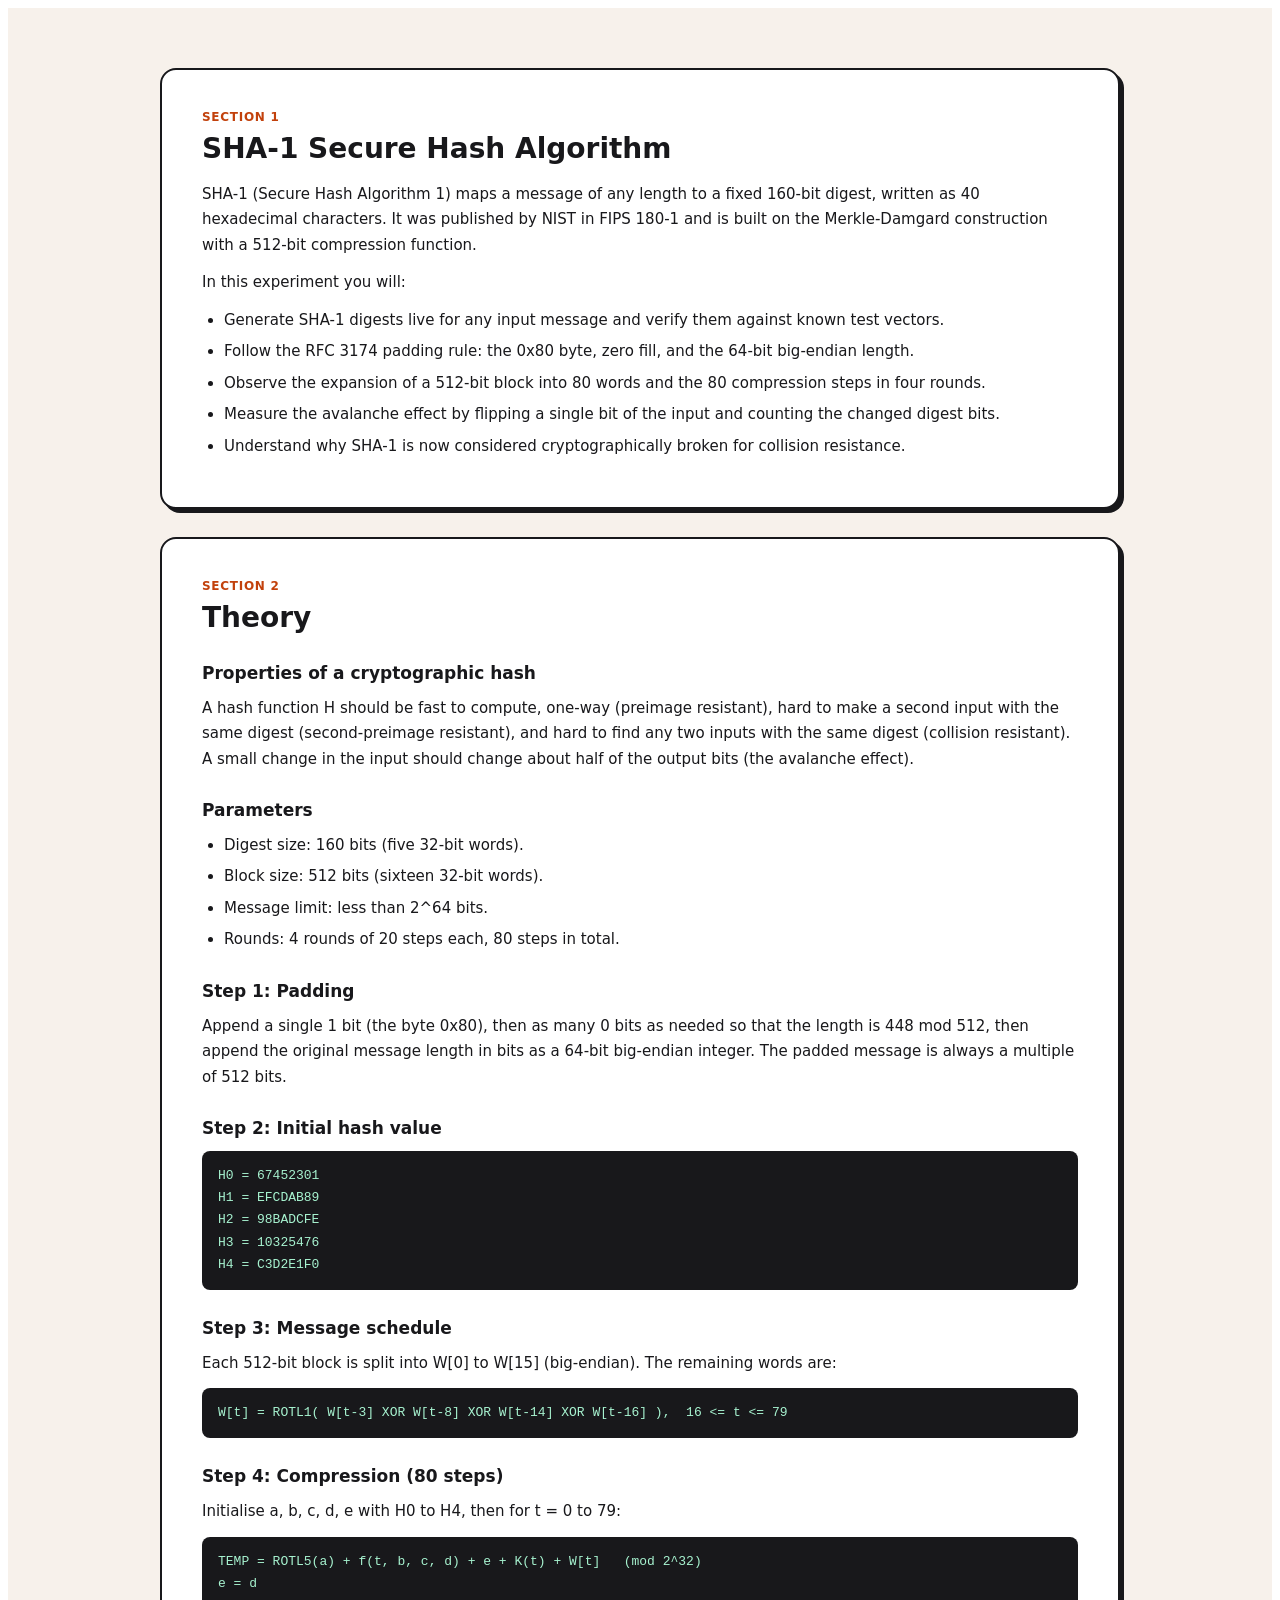
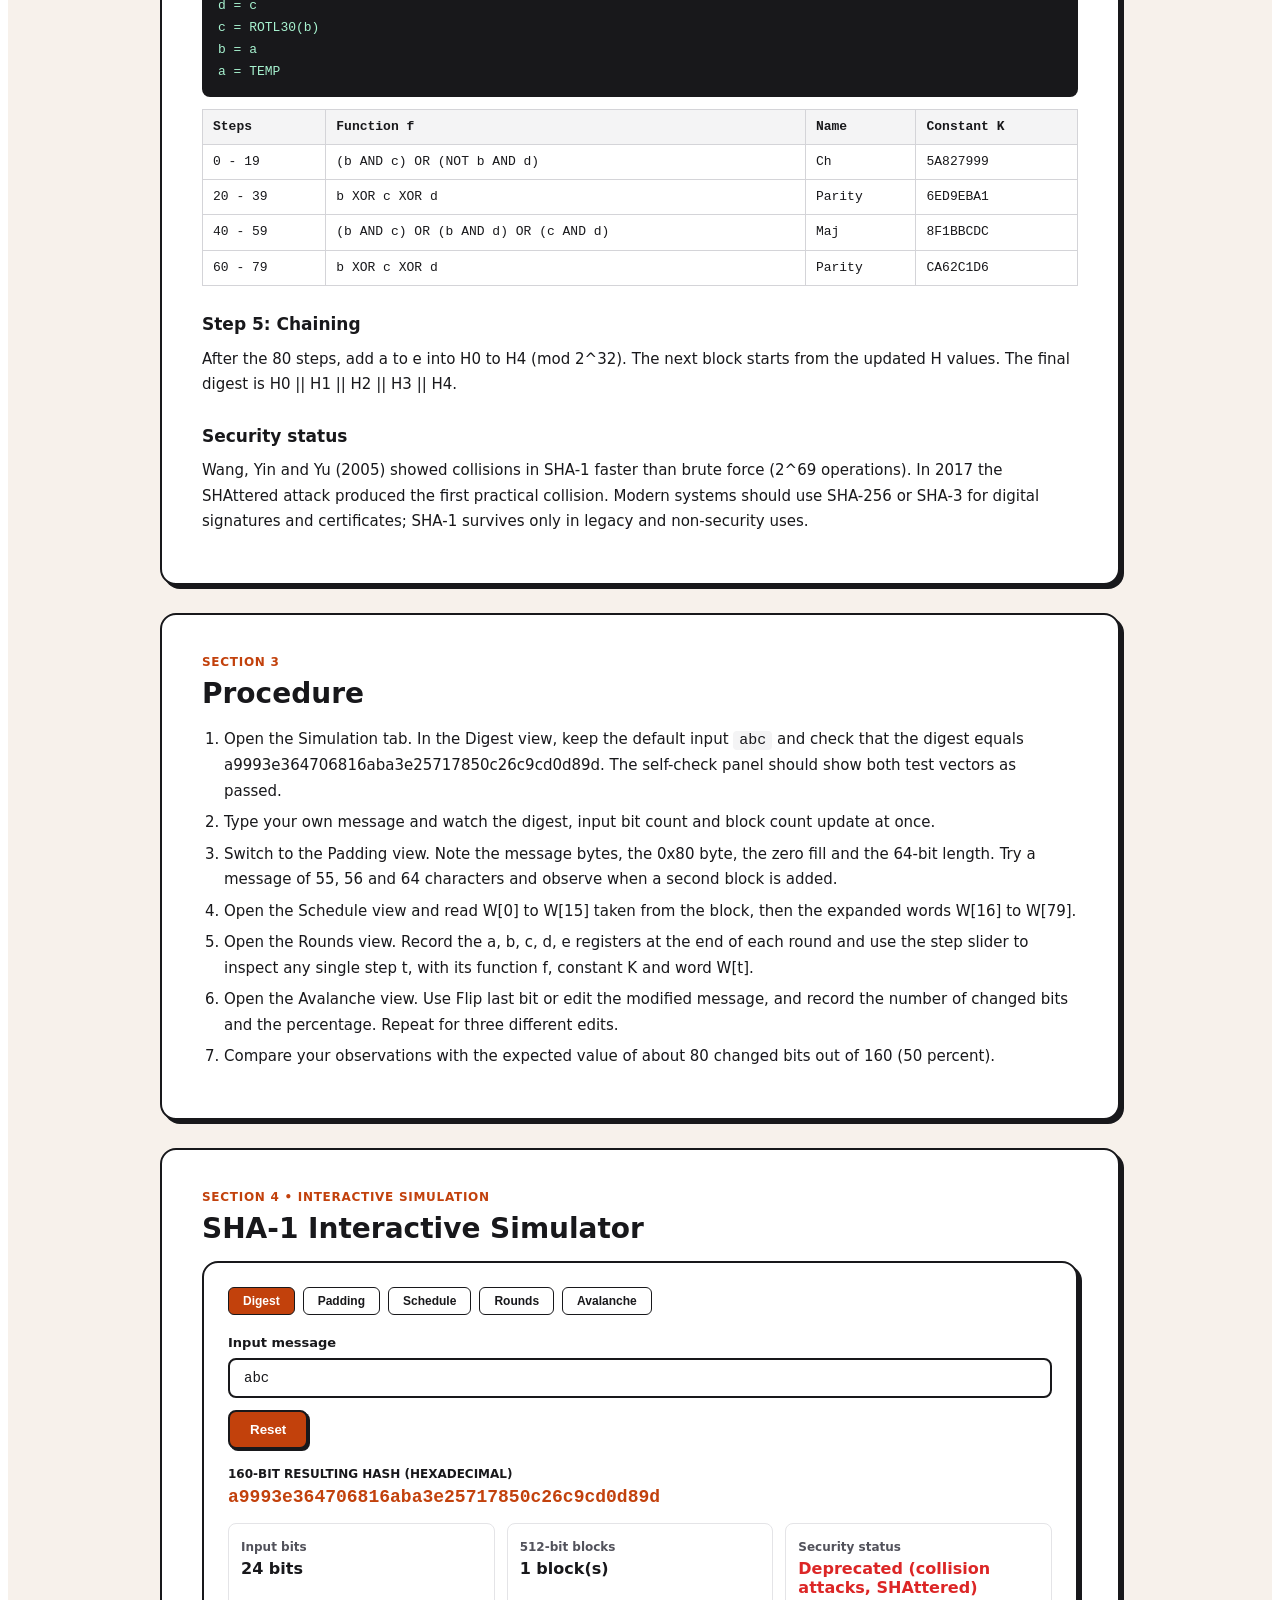
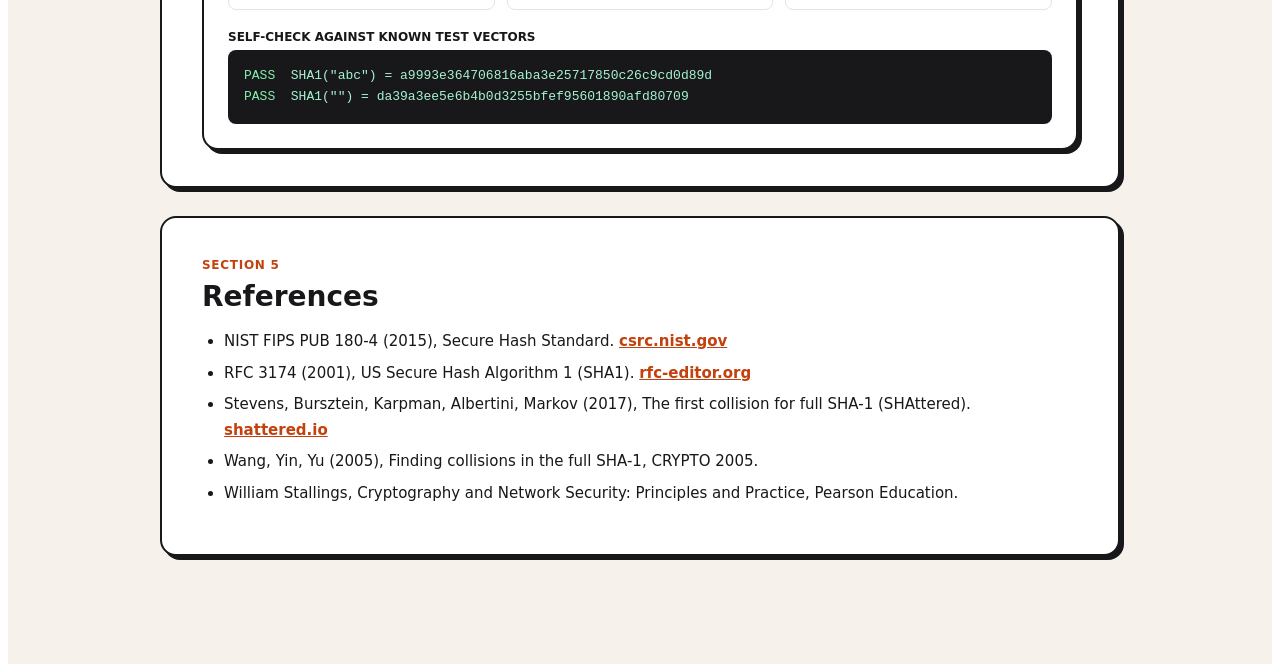
<file: index.html>
<!DOCTYPE html>
<html lang="en">
<head>
  <meta charset="UTF-8">
  <meta name="viewport" content="width=device-width, initial-scale=1.0">
  <title>SHA-1 Secure Hash Algorithm - Fr. CRCE Virtual Cryptography Lab</title>
  <link rel="stylesheet" href="style.css">
</head>
<body>
  <div class="lab-experiment-container">

    <section id="objective" class="lab-section">
      <span class="lab-section-tag">Section 1</span>
      <h1 class="lab-section-title">SHA-1 Secure Hash Algorithm</h1>
      <div class="lab-prose">
        <p>SHA-1 (Secure Hash Algorithm 1) maps a message of any length to a fixed 160-bit digest, written as 40 hexadecimal characters. It was published by NIST in FIPS 180-1 and is built on the Merkle-Damgard construction with a 512-bit compression function.</p>
        <p>In this experiment you will:</p>
        <ul>
          <li>Generate SHA-1 digests live for any input message and verify them against known test vectors.</li>
          <li>Follow the RFC 3174 padding rule: the 0x80 byte, zero fill, and the 64-bit big-endian length.</li>
          <li>Observe the expansion of a 512-bit block into 80 words and the 80 compression steps in four rounds.</li>
          <li>Measure the avalanche effect by flipping a single bit of the input and counting the changed digest bits.</li>
          <li>Understand why SHA-1 is now considered cryptographically broken for collision resistance.</li>
        </ul>
      </div>
    </section>

    <section id="theory" class="lab-section">
      <span class="lab-section-tag">Section 2</span>
      <h2 class="lab-section-title">Theory</h2>
      <div class="lab-prose">
        <h3>Properties of a cryptographic hash</h3>
        <p>A hash function H should be fast to compute, one-way (preimage resistant), hard to make a second input with the same digest (second-preimage resistant), and hard to find any two inputs with the same digest (collision resistant). A small change in the input should change about half of the output bits (the avalanche effect).</p>

        <h3>Parameters</h3>
        <ul>
          <li>Digest size: 160 bits (five 32-bit words).</li>
          <li>Block size: 512 bits (sixteen 32-bit words).</li>
          <li>Message limit: less than 2^64 bits.</li>
          <li>Rounds: 4 rounds of 20 steps each, 80 steps in total.</li>
        </ul>

        <h3>Step 1: Padding</h3>
        <p>Append a single 1 bit (the byte 0x80), then as many 0 bits as needed so that the length is 448 mod 512, then append the original message length in bits as a 64-bit big-endian integer. The padded message is always a multiple of 512 bits.</p>

        <h3>Step 2: Initial hash value</h3>
        <pre class="lab-code">H0 = 67452301
H1 = EFCDAB89
H2 = 98BADCFE
H3 = 10325476
H4 = C3D2E1F0</pre>

        <h3>Step 3: Message schedule</h3>
        <p>Each 512-bit block is split into W[0] to W[15] (big-endian). The remaining words are:</p>
        <pre class="lab-code">W[t] = ROTL1( W[t-3] XOR W[t-8] XOR W[t-14] XOR W[t-16] ),  16 &lt;= t &lt;= 79</pre>

        <h3>Step 4: Compression (80 steps)</h3>
        <p>Initialise a, b, c, d, e with H0 to H4, then for t = 0 to 79:</p>
        <pre class="lab-code">TEMP = ROTL5(a) + f(t, b, c, d) + e + K(t) + W[t]   (mod 2^32)
e = d
d = c
c = ROTL30(b)
b = a
a = TEMP</pre>

        <table class="lab-table">
          <thead><tr><th>Steps</th><th>Function f</th><th>Name</th><th>Constant K</th></tr></thead>
          <tbody>
            <tr><td>0 - 19</td><td>(b AND c) OR (NOT b AND d)</td><td>Ch</td><td>5A827999</td></tr>
            <tr><td>20 - 39</td><td>b XOR c XOR d</td><td>Parity</td><td>6ED9EBA1</td></tr>
            <tr><td>40 - 59</td><td>(b AND c) OR (b AND d) OR (c AND d)</td><td>Maj</td><td>8F1BBCDC</td></tr>
            <tr><td>60 - 79</td><td>b XOR c XOR d</td><td>Parity</td><td>CA62C1D6</td></tr>
          </tbody>
        </table>

        <h3>Step 5: Chaining</h3>
        <p>After the 80 steps, add a to e into H0 to H4 (mod 2^32). The next block starts from the updated H values. The final digest is H0 || H1 || H2 || H3 || H4.</p>

        <h3>Security status</h3>
        <p>Wang, Yin and Yu (2005) showed collisions in SHA-1 faster than brute force (2^69 operations). In 2017 the SHAttered attack produced the first practical collision. Modern systems should use SHA-256 or SHA-3 for digital signatures and certificates; SHA-1 survives only in legacy and non-security uses.</p>
      </div>
    </section>

    <section id="procedure" class="lab-section">
      <span class="lab-section-tag">Section 3</span>
      <h2 class="lab-section-title">Procedure</h2>
      <div class="lab-prose">
        <ol>
          <li>Open the Simulation tab. In the Digest view, keep the default input <code>abc</code> and check that the digest equals a9993e364706816aba3e25717850c26c9cd0d89d. The self-check panel should show both test vectors as passed.</li>
          <li>Type your own message and watch the digest, input bit count and block count update at once.</li>
          <li>Switch to the Padding view. Note the message bytes, the 0x80 byte, the zero fill and the 64-bit length. Try a message of 55, 56 and 64 characters and observe when a second block is added.</li>
          <li>Open the Schedule view and read W[0] to W[15] taken from the block, then the expanded words W[16] to W[79].</li>
          <li>Open the Rounds view. Record the a, b, c, d, e registers at the end of each round and use the step slider to inspect any single step t, with its function f, constant K and word W[t].</li>
          <li>Open the Avalanche view. Use Flip last bit or edit the modified message, and record the number of changed bits and the percentage. Repeat for three different edits.</li>
          <li>Compare your observations with the expected value of about 80 changed bits out of 160 (50 percent).</li>
        </ol>
      </div>
    </section>

    <section id="simulation" class="lab-section">
      <span class="lab-section-tag">Section 4 &bull; Interactive Simulation</span>
      <h2 class="lab-section-title">SHA-1 Interactive Simulator</h2>
      <div class="lab-sim-card">
        <div class="lab-sim-views" role="tablist" aria-label="Simulator views">
          <button type="button" class="lab-sim-viewbtn active" data-view="digest">Digest</button>
          <button type="button" class="lab-sim-viewbtn" data-view="padding">Padding</button>
          <button type="button" class="lab-sim-viewbtn" data-view="schedule">Schedule</button>
          <button type="button" class="lab-sim-viewbtn" data-view="rounds">Rounds</button>
          <button type="button" class="lab-sim-viewbtn" data-view="avalanche">Avalanche</button>
        </div>

        <label class="lab-field-label" for="sim-input">Input message</label>
        <input id="sim-input" class="lab-input" type="text" value="abc" maxlength="200" autocomplete="off" placeholder="Type anything to observe real-time hash state...">
        <div class="lab-actions">
          <button type="button" class="lab-btn" id="sim-reset">Reset</button>
        </div>

        <div class="lab-sim-view active" data-viewpanel="digest">
          <div class="lab-digest-label">160-bit resulting hash (hexadecimal)</div>
          <div class="lab-digest" id="sim-digest"></div>
          <div class="lab-stat-grid">
            <div class="lab-stat"><span>Input bits</span><p id="sim-bits"></p></div>
            <div class="lab-stat"><span>512-bit blocks</span><p id="sim-blocks"></p></div>
            <div class="lab-stat"><span>Security status</span><p class="lab-danger">Deprecated (collision attacks, SHAttered)</p></div>
          </div>
          <div class="lab-digest-label lab-gap">Self-check against known test vectors</div>
          <div class="lab-terminal" id="sim-selfcheck"></div>
        </div>

        <div class="lab-sim-view" data-viewpanel="padding">
          <p class="lab-note">RFC 3174: append the byte 0x80, then zero bytes until the length is 56 mod 64, then the 64-bit big-endian message length in bits.</p>
          <div class="lab-legend">
            <span class="lab-chip lab-b-msg">Message</span>
            <span class="lab-chip lab-b-one">0x80</span>
            <span class="lab-chip lab-b-zero">Zero fill</span>
            <span class="lab-chip lab-b-len">Length</span>
          </div>
          <div class="lab-terminal" id="sim-padding"></div>
          <div class="lab-bytes" id="sim-padbytes"></div>
        </div>

        <div class="lab-sim-view" data-viewpanel="schedule">
          <div class="lab-row">
            <label class="lab-field-label" for="sim-sched-block">Block</label>
            <select id="sim-sched-block" class="lab-input lab-small"></select>
          </div>
          <p class="lab-note">W[0] to W[15] come straight from the block. W[16] to W[79] = ROTL1( W[t-3] XOR W[t-8] XOR W[t-14] XOR W[t-16] ).</p>
          <div class="lab-table-wrap">
            <table class="lab-table">
              <thead><tr><th>t</th><th>W[t]</th><th>Source</th><th>t</th><th>W[t]</th><th>Source</th></tr></thead>
              <tbody id="sim-schedule"></tbody>
            </table>
          </div>
        </div>

        <div class="lab-sim-view" data-viewpanel="rounds">
          <p class="lab-note">Registers a, b, c, d, e at the end of each round (20 steps). Final row of each block shows the chaining value after adding the previous H.</p>
          <div class="lab-table-wrap">
            <table class="lab-table">
              <thead><tr><th>Block / Round (f)</th><th>A</th><th>B</th><th>C</th><th>D</th><th>E</th></tr></thead>
              <tbody id="sim-rounds"></tbody>
            </table>
          </div>
          <div class="lab-digest-label lab-gap">Step explorer</div>
          <div class="lab-row">
            <label class="lab-field-label" for="sim-step-block">Block</label>
            <select id="sim-step-block" class="lab-input lab-small"></select>
            <label class="lab-field-label" for="sim-step">Step t = <span id="sim-step-label">0</span></label>
            <input id="sim-step" class="lab-range" type="range" min="0" max="79" value="0">
          </div>
          <div class="lab-terminal" id="sim-stepinfo"></div>
        </div>

        <div class="lab-sim-view" data-viewpanel="avalanche">
          <label class="lab-field-label" for="sim-input2">Modified message</label>
          <input id="sim-input2" class="lab-input" type="text" value="abd" maxlength="200" autocomplete="off">
          <div class="lab-actions">
            <button type="button" class="lab-btn" id="sim-flip">Flip last bit</button>
            <button type="button" class="lab-btn" id="sim-append">Append a dot</button>
            <button type="button" class="lab-btn" id="sim-copy">Copy original</button>
          </div>
          <div class="lab-digest-label">Original digest</div>
          <div class="lab-digest lab-digest-small" id="sim-hash-a"></div>
          <div class="lab-digest-label lab-gap">Modified digest (differences highlighted)</div>
          <div class="lab-digest lab-digest-small" id="sim-hash-b"></div>
          <div class="lab-stat-grid">
            <div class="lab-stat"><span>Changed bits</span><p id="sim-changed"></p></div>
            <div class="lab-stat"><span>Percentage</span><p id="sim-percent"></p></div>
            <div class="lab-stat"><span>Changed hex characters</span><p id="sim-hexdiff"></p></div>
          </div>
          <p class="lab-note" id="sim-observation"></p>
        </div>
      </div>
    </section>

    <section id="references" class="lab-section">
      <span class="lab-section-tag">Section 5</span>
      <h2 class="lab-section-title">References</h2>
      <div class="lab-prose">
        <ul>
          <li>NIST FIPS PUB 180-4 (2015), Secure Hash Standard. <a href="https://csrc.nist.gov/pubs/fips/180-4/upd1/final" target="_blank" rel="noopener noreferrer">csrc.nist.gov</a></li>
          <li>RFC 3174 (2001), US Secure Hash Algorithm 1 (SHA1). <a href="https://www.rfc-editor.org/rfc/rfc3174" target="_blank" rel="noopener noreferrer">rfc-editor.org</a></li>
          <li>Stevens, Bursztein, Karpman, Albertini, Markov (2017), The first collision for full SHA-1 (SHAttered). <a href="https://shattered.io/" target="_blank" rel="noopener noreferrer">shattered.io</a></li>
          <li>Wang, Yin, Yu (2005), Finding collisions in the full SHA-1, CRYPTO 2005.</li>
          <li>William Stallings, Cryptography and Network Security: Principles and Practice, Pearson Education.</li>
        </ul>
      </div>
    </section>

  </div>
  <script src="script.js"></script>
</body>
</html>
</file>
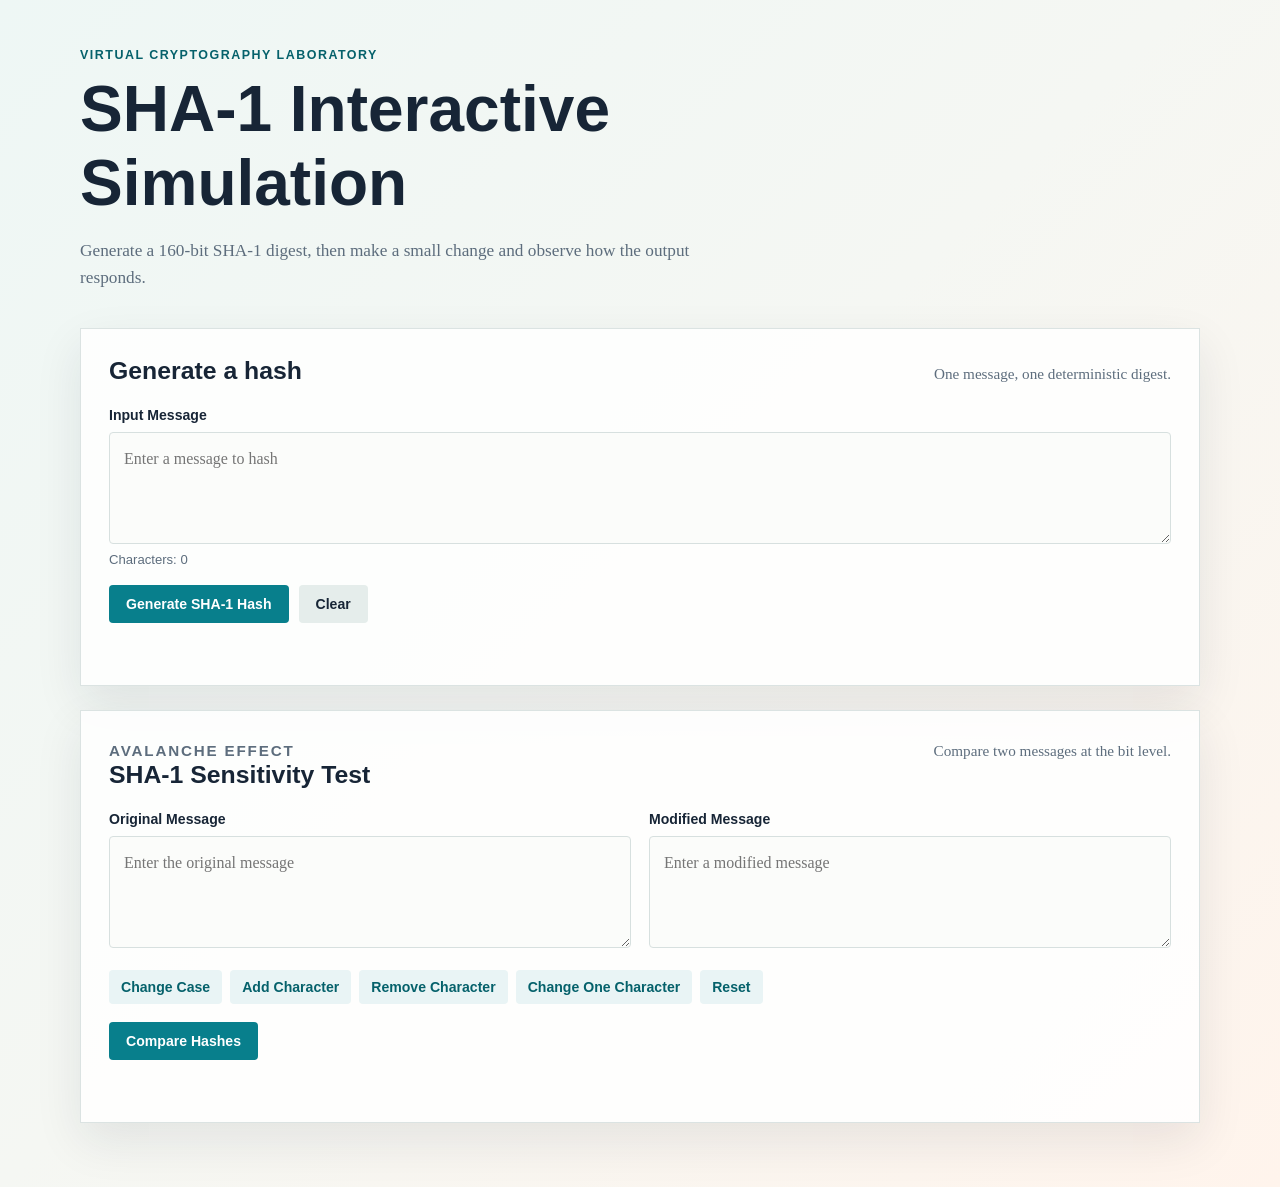
<file: experiments/sha1/index.html>
<!doctype html>
<html lang="en">
<head>
  <meta charset="UTF-8">
  <meta name="viewport" content="width=device-width, initial-scale=1">
  <meta name="description" content="Interactive SHA-1 hashing and sensitivity experiment">
  <title>SHA-1 Interactive Simulation</title>
  <style>
    :root {
      color-scheme: light;
      --ink: #172536;
      --muted: #5d6d7d;
      --paper: #f5f7f3;
      --panel: #ffffff;
      --line: #d7e0df;
      --teal: #087f8c;
      --teal-dark: #05616b;
      --orange: #e5824d;
      --orange-soft: #fff0e8;
      --blue-soft: #e9f4f5;
      --shadow: 0 18px 45px rgba(23, 37, 54, 0.09);
    }

    * { box-sizing: border-box; }

    body {
      margin: 0;
      color: var(--ink);
      background: linear-gradient(135deg, #eef7f5 0%, var(--paper) 48%, #fff4ec 100%);
      font: 16px/1.55 Georgia, "Times New Roman", serif;
    }

    main { width: min(1120px, calc(100% - 32px)); margin: 0 auto; padding: 48px 0 64px; }

    .eyebrow { color: var(--teal-dark); font: 700 0.78rem/1.2 "Avenir Next", "Trebuchet MS", sans-serif; letter-spacing: 0.12em; text-transform: uppercase; }
    h1, h2, h3 { margin: 0; font-family: "Avenir Next", "Trebuchet MS", sans-serif; line-height: 1.15; }
    h1 { max-width: 760px; margin-top: 10px; font-size: clamp(2.35rem, 5vw, 4.5rem); letter-spacing: 0; }
    h2 { font-size: 1.55rem; }
    h3 { font-size: 1rem; }
    p { margin: 0; }
    .intro { max-width: 650px; margin-top: 18px; color: var(--muted); font-size: 1.08rem; }

    .section { margin-top: 36px; padding: 28px; background: rgba(255, 255, 255, 0.87); border: 1px solid rgba(215, 224, 223, 0.9); box-shadow: var(--shadow); }
    .section-heading { display: flex; flex-wrap: wrap; align-items: baseline; justify-content: space-between; gap: 12px; margin-bottom: 22px; }
    .section-heading p { color: var(--muted); font-size: 0.95rem; }
    .grid { display: grid; grid-template-columns: repeat(2, minmax(0, 1fr)); gap: 18px; }
    .field { display: flex; flex-direction: column; gap: 8px; }
    label { font: 700 0.88rem/1.2 "Avenir Next", "Trebuchet MS", sans-serif; }
    textarea { width: 100%; min-height: 112px; resize: vertical; padding: 14px; color: var(--ink); background: #fbfcfa; border: 1px solid var(--line); border-radius: 4px; font: 1rem/1.5 Georgia, "Times New Roman", serif; }
    textarea:focus { outline: 3px solid rgba(8, 127, 140, 0.2); border-color: var(--teal); }
    .count { color: var(--muted); font: 0.82rem "Avenir Next", "Trebuchet MS", sans-serif; }
    .actions { display: flex; flex-wrap: wrap; align-items: center; gap: 10px; margin-top: 18px; }
    button { padding: 11px 17px; color: white; background: var(--teal); border: 0; border-radius: 4px; cursor: pointer; font: 700 0.88rem "Avenir Next", "Trebuchet MS", sans-serif; }
    button:hover { background: var(--teal-dark); }
    button.secondary { color: var(--ink); background: #e5edeb; }
    button.secondary:hover { background: #d4e2df; }
    button.quick { padding: 9px 12px; color: var(--teal-dark); background: var(--blue-soft); }
    .status { min-height: 1.4em; margin-top: 14px; color: #a74627; font: 0.9rem "Avenir Next", "Trebuchet MS", sans-serif; }

    .result { display: none; margin-top: 22px; padding: 20px; background: var(--blue-soft); border-left: 4px solid var(--teal); }
    .result.visible { display: block; }
    .result dl { display: grid; grid-template-columns: 180px 1fr; gap: 10px 20px; margin: 16px 0 0; }
    dt { color: var(--muted); font-weight: 700; }
    dd { margin: 0; overflow-wrap: anywhere; }
    .hash { color: var(--teal-dark); font: 700 0.98rem/1.6 "SFMono-Regular", Consolas, monospace; letter-spacing: 0; }

    .quick-tests { display: flex; flex-wrap: wrap; gap: 8px; margin-top: 22px; }
    .comparison { margin-top: 24px; }
    .comparison-result { display: none; margin-top: 22px; }
    .comparison-result.visible { display: block; }
    .comparison-grid { display: grid; grid-template-columns: repeat(2, minmax(0, 1fr)); gap: 14px; }
    .hash-card { min-width: 0; padding: 16px; background: #fbfcfa; border: 1px solid var(--line); }
    .hash-card .hash { display: block; margin-top: 8px; font-size: 0.86rem; word-break: break-all; }
    .hash-difference { margin-top: 18px; color: var(--muted); font: 0.82rem/1.9 "SFMono-Regular", Consolas, monospace; word-break: break-all; }
    .diff { color: #b6532d; background: var(--orange-soft); font-weight: 700; }
    .metric { margin-top: 20px; padding: 18px; background: #fffaf6; border: 1px solid #f2d8c9; }
    .metric-line { display: flex; justify-content: space-between; gap: 12px; font-family: "Avenir Next", "Trebuchet MS", sans-serif; font-weight: 700; }
    progress { display: block; width: 100%; height: 14px; margin-top: 12px; accent-color: var(--orange); }
    .observation { margin-top: 18px; padding: 14px 16px; background: var(--orange-soft); border-left: 4px solid var(--orange); }
    .footnote { margin-top: 22px; color: var(--muted); font-size: 0.9rem; }

    @media (max-width: 680px) {
      main { width: min(100% - 22px, 1120px); padding-top: 30px; }
      .section { padding: 20px 16px; }
      .grid, .comparison-grid { grid-template-columns: 1fr; }
      .result dl { grid-template-columns: 1fr; gap: 2px; }
      dd { margin-bottom: 8px; }
      .metric-line { align-items: flex-start; flex-direction: column; }
    }
  </style>
</head>
<body>
  <main>
    <header>
      <p class="eyebrow">Virtual Cryptography Laboratory</p>
      <h1>SHA-1 Interactive Simulation</h1>
      <p class="intro">Generate a 160-bit SHA-1 digest, then make a small change and observe how the output responds.</p>
    </header>

    <section class="section" aria-labelledby="hash-heading">
      <div class="section-heading">
        <h2 id="hash-heading">Generate a hash</h2>
        <p>One message, one deterministic digest.</p>
      </div>
      <div class="field">
        <label for="message-input">Input Message</label>
        <textarea id="message-input" placeholder="Enter a message to hash" aria-describedby="character-count"></textarea>
        <span class="count" id="character-count">Characters: 0</span>
      </div>
      <div class="actions">
        <button id="generate-button" type="button">Generate SHA-1 Hash</button>
        <button id="clear-button" class="secondary" type="button">Clear</button>
      </div>
      <p class="status" id="hash-status" role="status" aria-live="polite"></p>
      <article class="result" id="hash-result" aria-live="polite">
        <h3>SHA-1 Result</h3>
        <dl>
          <dt>Message</dt><dd id="result-message"></dd>
          <dt>SHA-1 Hash</dt><dd class="hash" id="result-hash"></dd>
          <dt>Hash Length</dt><dd>160 bits</dd>
          <dt>Hexadecimal Length</dt><dd>40 characters</dd>
        </dl>
      </article>
    </section>

    <section class="section comparison" aria-labelledby="sensitivity-heading">
      <div class="section-heading">
        <div>
          <p class="eyebrow">Avalanche effect</p>
          <h2 id="sensitivity-heading">SHA-1 Sensitivity Test</h2>
        </div>
        <p>Compare two messages at the bit level.</p>
      </div>
      <div class="grid">
        <div class="field">
          <label for="original-input">Original Message</label>
          <textarea id="original-input" placeholder="Enter the original message"></textarea>
        </div>
        <div class="field">
          <label for="modified-input">Modified Message</label>
          <textarea id="modified-input" placeholder="Enter a modified message"></textarea>
        </div>
      </div>
      <div class="quick-tests" aria-label="Quick sensitivity tests">
        <button class="quick" type="button" data-test="case">Change Case</button>
        <button class="quick" type="button" data-test="add">Add Character</button>
        <button class="quick" type="button" data-test="remove">Remove Character</button>
        <button class="quick" type="button" data-test="character">Change One Character</button>
        <button class="quick" type="button" data-test="reset">Reset</button>
      </div>
      <div class="actions">
        <button id="compare-button" type="button">Compare Hashes</button>
      </div>
      <p class="status" id="comparison-status" role="status" aria-live="polite"></p>
      <article class="comparison-result" id="comparison-result" aria-live="polite">
        <div class="comparison-grid">
          <div class="hash-card"><h3>Original Message</h3><p id="comparison-original-message"></p><span class="hash" id="comparison-original-hash"></span></div>
          <div class="hash-card"><h3>Modified Message</h3><p id="comparison-modified-message"></p><span class="hash" id="comparison-modified-hash"></span></div>
        </div>
        <p class="hash-difference" id="hash-difference" aria-label="Hexadecimal hash differences"></p>
        <div class="metric">
          <div class="metric-line"><span id="changed-bits">Changed Bits: 0 / 160</span><span id="changed-percentage">0.00%</span></div>
          <progress id="sensitivity-progress" max="100" value="0" aria-label="Percentage of changed bits"></progress>
        </div>
        <p class="observation" id="observation"></p>
        <p class="footnote">Each hexadecimal character represents four bits, so the 40-character display represents the complete 160-bit SHA-1 output. Highlighted characters differ between the two digests.</p>
      </article>
    </section>
  </main>
  <script src="script.js"></script>
</body>
</html>
</file>
<file: style.css>
.lab-experiment-container {
  min-height: 100vh;
  background: #f7f1eb;
  padding: 32px 20px 80px 20px;
  font-family: system-ui, -apple-system, BlinkMacSystemFont, "Segoe UI", Roboto, sans-serif;
  color: #18181b;
  box-sizing: border-box;
}

.lab-experiment-container *,
.lab-experiment-container *::before,
.lab-experiment-container *::after {
  box-sizing: border-box;
}

.lab-experiment-container .lab-section {
  background: #ffffff;
  border: 2px solid #18181b;
  border-radius: 16px;
  padding: 36px 40px;
  margin: 28px auto;
  max-width: 960px;
  box-shadow: 4px 4px 0px #18181b;
}

.lab-experiment-container .lab-section-tag {
  display: inline-block;
  font-size: 12px;
  font-weight: 700;
  text-transform: uppercase;
  letter-spacing: 0.06em;
  color: #c2410c;
  margin-bottom: 8px;
}

.lab-experiment-container .lab-section-title {
  margin: 0 0 16px 0;
  font-size: 28px;
  line-height: 1.2;
}

.lab-experiment-container .lab-prose {
  font-size: 15px;
  line-height: 1.7;
}

.lab-experiment-container .lab-prose h3 {
  margin: 24px 0 8px 0;
  font-size: 17px;
}

.lab-experiment-container .lab-prose p {
  margin: 0 0 12px 0;
}

.lab-experiment-container .lab-prose ul,
.lab-experiment-container .lab-prose ol {
  margin: 0 0 12px 0;
  padding-left: 22px;
}

.lab-experiment-container .lab-prose li {
  margin-bottom: 6px;
}

.lab-experiment-container .lab-prose a {
  color: #c2410c;
  font-weight: 600;
}

.lab-experiment-container .lab-prose code {
  font-family: ui-monospace, SFMono-Regular, Menlo, Consolas, monospace;
  background: #f4f4f5;
  padding: 1px 6px;
  border-radius: 4px;
}

.lab-experiment-container .lab-code {
  background: #18181b;
  color: #a7f3d0;
  padding: 14px 16px;
  border-radius: 8px;
  font-family: ui-monospace, SFMono-Regular, Menlo, Consolas, monospace;
  font-size: 13px;
  overflow-x: auto;
  margin: 0 0 12px 0;
}

.lab-experiment-container .lab-sim-card {
  background: #ffffff;
  border: 2px solid #18181b;
  border-radius: 16px;
  padding: 24px;
  box-shadow: 4px 4px 0 #18181b;
}

.lab-experiment-container .lab-sim-views {
  display: flex;
  flex-wrap: wrap;
  gap: 8px;
  margin-bottom: 20px;
}

.lab-experiment-container .lab-sim-viewbtn {
  padding: 6px 14px;
  border-radius: 6px;
  border: 1px solid #18181b;
  background: transparent;
  color: #18181b;
  font-size: 12px;
  font-weight: 600;
  cursor: pointer;
}

.lab-experiment-container .lab-sim-viewbtn.active {
  background: #c2410c;
  color: #ffffff;
}

.lab-experiment-container .lab-sim-view {
  display: none;
  margin-top: 18px;
}

.lab-experiment-container .lab-sim-view.active {
  display: block;
}

.lab-experiment-container .lab-field-label {
  display: block;
  font-size: 13px;
  font-weight: 700;
  margin-bottom: 8px;
}

.lab-experiment-container .lab-input {
  width: 100%;
  background: #ffffff;
  border: 2px solid #18181b;
  border-radius: 8px;
  padding: 10px 14px;
  font-size: 14px;
  color: #18181b;
  font-family: ui-monospace, SFMono-Regular, Menlo, Consolas, monospace;
}

.lab-experiment-container .lab-input.lab-small {
  width: auto;
  min-width: 90px;
}

.lab-experiment-container .lab-range {
  width: 100%;
  max-width: 420px;
  accent-color: #c2410c;
}

.lab-experiment-container .lab-row {
  display: flex;
  flex-wrap: wrap;
  align-items: center;
  gap: 12px;
  margin-bottom: 12px;
}

.lab-experiment-container .lab-row .lab-field-label {
  margin-bottom: 0;
}

.lab-experiment-container .lab-actions {
  display: flex;
  flex-wrap: wrap;
  gap: 10px;
  margin: 12px 0 16px 0;
}

.lab-experiment-container .lab-btn {
  background: #c2410c;
  color: #ffffff;
  border: 2px solid #18181b;
  border-radius: 8px;
  padding: 10px 20px;
  font-weight: 700;
  cursor: pointer;
  box-shadow: 2px 2px 0px #18181b;
}

.lab-experiment-container .lab-btn:active {
  transform: translate(2px, 2px);
  box-shadow: none;
}

.lab-experiment-container .lab-digest-label {
  font-size: 12px;
  font-weight: 700;
  text-transform: uppercase;
  margin-top: 4px;
}

.lab-experiment-container .lab-gap {
  margin-top: 20px;
  margin-bottom: 6px;
}

.lab-experiment-container .lab-digest {
  font-size: 18px;
  font-weight: 700;
  font-family: ui-monospace, SFMono-Regular, Menlo, Consolas, monospace;
  color: #c2410c;
  word-break: break-all;
  margin-top: 6px;
}

.lab-experiment-container .lab-digest-small {
  font-size: 16px;
}

.lab-experiment-container .lab-diff {
  background: #fde68a;
  color: #18181b;
  border-radius: 3px;
}

.lab-experiment-container .lab-stat-grid {
  display: grid;
  grid-template-columns: repeat(auto-fit, minmax(160px, 1fr));
  gap: 12px;
  margin-top: 16px;
}

.lab-experiment-container .lab-stat {
  padding: 12px;
  border: 1px solid #e4e4e7;
  border-radius: 8px;
}

.lab-experiment-container .lab-stat span {
  font-size: 12px;
  color: #52525b;
  font-weight: 600;
}

.lab-experiment-container .lab-stat p {
  margin: 4px 0 0 0;
  font-weight: 700;
}

.lab-experiment-container .lab-danger {
  color: #dc2626;
  font-weight: 700;
}

.lab-experiment-container .lab-ok {
  color: #86efac;
}

.lab-experiment-container .lab-bad {
  color: #fca5a5;
}

.lab-experiment-container .lab-note {
  font-size: 13px;
  line-height: 1.6;
  color: #3f3f46;
  margin: 12px 0;
}

.lab-experiment-container .lab-terminal {
  padding: 16px;
  background: #18181b;
  color: #a7f3d0;
  border-radius: 8px;
  font-family: ui-monospace, SFMono-Regular, Menlo, Consolas, monospace;
  font-size: 13px;
  line-height: 1.6;
  overflow-x: auto;
  white-space: pre-wrap;
  word-break: break-all;
}

.lab-experiment-container .lab-table-wrap {
  overflow-x: auto;
}

.lab-experiment-container .lab-table {
  width: 100%;
  border-collapse: collapse;
  font-size: 13px;
  font-family: ui-monospace, SFMono-Regular, Menlo, Consolas, monospace;
  margin-bottom: 12px;
}

.lab-experiment-container .lab-table th,
.lab-experiment-container .lab-table td {
  border: 1px solid #d4d4d8;
  padding: 6px 10px;
  text-align: left;
}

.lab-experiment-container .lab-table th {
  background: #f4f4f5;
}

.lab-experiment-container .lab-legend {
  display: flex;
  flex-wrap: wrap;
  gap: 8px;
  margin-bottom: 12px;
}

.lab-experiment-container .lab-chip {
  font-size: 12px;
  font-weight: 700;
  padding: 3px 10px;
  border-radius: 999px;
  border: 1px solid #18181b;
}

.lab-experiment-container .lab-bytes {
  display: flex;
  flex-wrap: wrap;
  gap: 3px;
  margin-top: 14px;
  font-family: ui-monospace, SFMono-Regular, Menlo, Consolas, monospace;
  font-size: 12px;
}

.lab-experiment-container .lab-byte {
  padding: 2px 4px;
  border-radius: 3px;
  border: 1px solid #18181b;
}

.lab-experiment-container .lab-b-msg {
  background: #bfdbfe;
}

.lab-experiment-container .lab-b-one {
  background: #fdba74;
}

.lab-experiment-container .lab-b-zero {
  background: #f4f4f5;
}

.lab-experiment-container .lab-b-len {
  background: #bbf7d0;
}

@media (max-width: 600px) {
  .lab-experiment-container {
    padding: 20px 16px 60px 16px;
  }

  .lab-experiment-container .lab-section {
    padding: 24px 18px;
  }

  .lab-experiment-container .lab-digest {
    font-size: 15px;
  }
}
</file>
